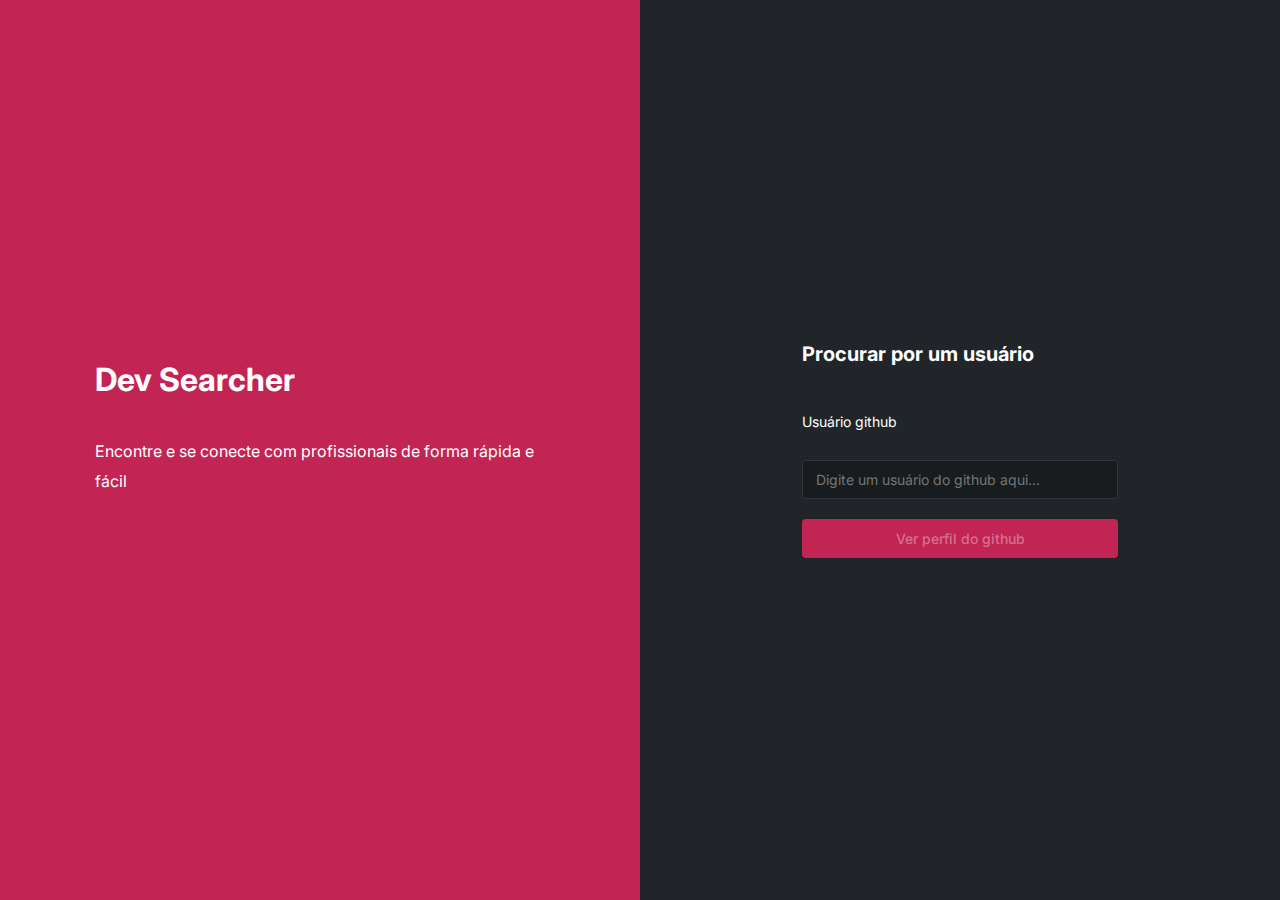
<file: index.html>
<!DOCTYPE html>
<html lang="pt-br">
  <head>
    <meta charset="UTF-8" />
    <meta http-equiv="X-UA-Compatible" content="IE=edge" />
    <meta name="viewport" content="width=device-width, initial-scale=1.0" />
    <!-- STYLES -->
    <link rel="stylesheet" href="styles/backgrounds.css">
    <link rel="stylesheet" href="styles/buttons.css">
    <link rel="stylesheet" href="styles/sizes.css">
    <link rel="stylesheet" href="styles/texts.css">
    <link rel="stylesheet" href="styles/flex.css">
    <link rel="stylesheet" href="styles/globalStyles.css" />
    <link rel="stylesheet" href="pages/home/index.css" />
    <title>Dev Searcher</title>
  </head>
  <body class="d-flex full-screen-height">
    <aside class="align-center bg-brand-1 container d-flex full-height
      justify-center about-wrapper">
      <section class="about d-flex flex-column">
        <h1 class="title-1">Dev Searcher</h1>
        <p class="text-1">
          Encontre e se conecte com profissionais de forma rápida e fácil
        </p>
        <section class="align-center d-flex flex-wrap found-users-info">
          <ul class="d-flex users-img-wrapper">
          </ul>
        </section>
      </section>
    </aside>
    <main class="align-center bg-grey-1 container d-flex full-height
      justify-center">
      <section class="form-wrapper full-width">
        <h2 class="title-3">Procurar por um usuário</h2>
        <form class="d-flex flex-column form full-width">
          <div class="d-flex flex-column input-wrapper">
            <label class="text-2" for="input-search">Usuário github</label>
            <input class="text-2" type="search" id="input-search"
              placeholder="Digite um usuário do github aqui..."
              autocomplete="off">
          </div>
          <button id="search-button" class="button-brand d-flex justify-center"
            disabled>Ver perfil do github</button>
        </form>
      </section>
      <a href="pages/profile/index.html" id="profile-link"></a>
    </main>
    <script src="pages/home/index.js"></script>
    <script type="module" src="scripts/search.js"></script>
  </body>
</html>
</file>
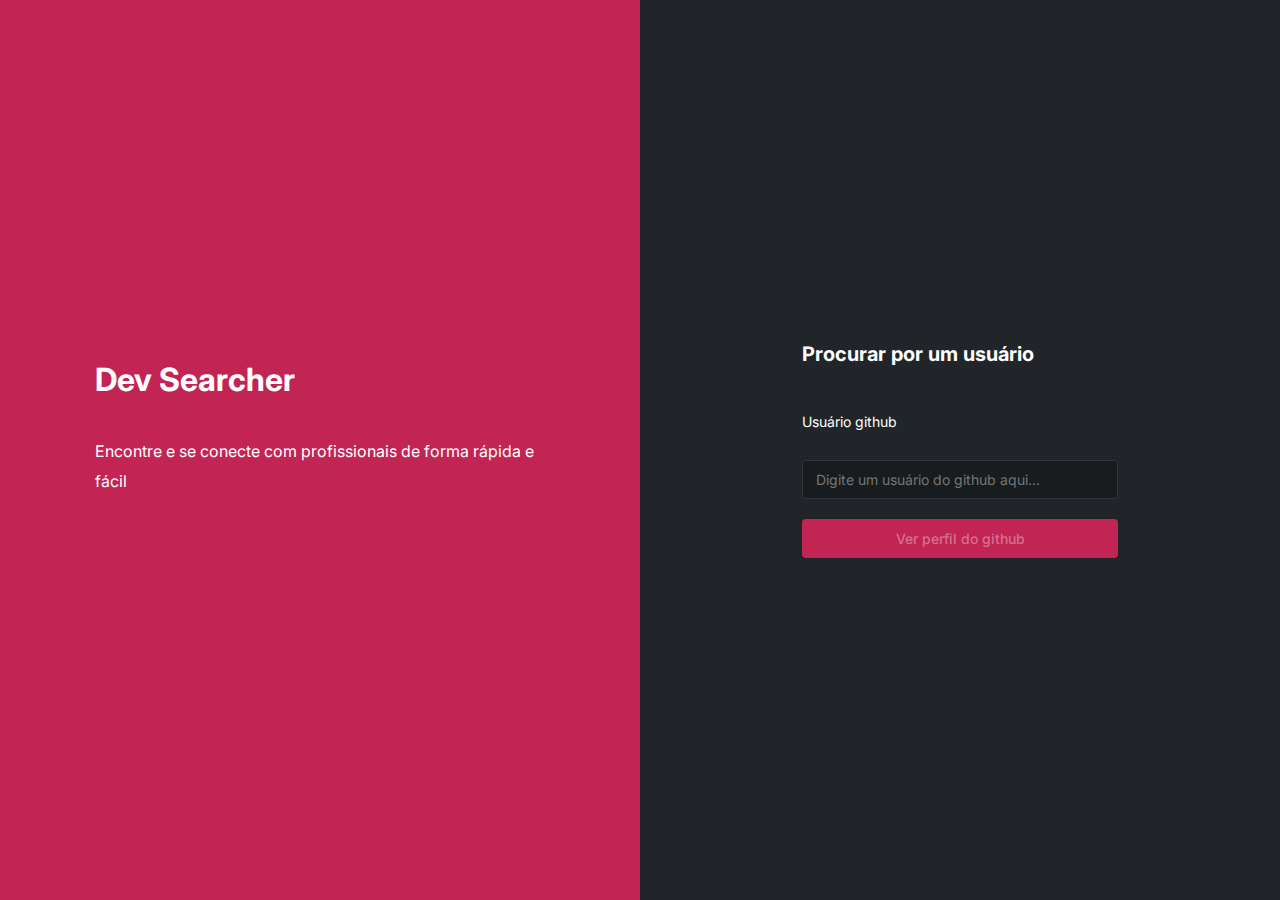
<file: pages/home/index.html>
<!DOCTYPE html>
<html lang="pt-br">
  <head>
    <meta charset="UTF-8" />
    <meta http-equiv="X-UA-Compatible" content="IE=edge" />
    <meta name="viewport" content="width=device-width, initial-scale=1.0" />
    <!-- STYLES -->
    <link rel="stylesheet" href="../../styles/backgrounds.css">
    <link rel="stylesheet" href="../../styles/buttons.css">
    <link rel="stylesheet" href="../../styles/sizes.css">
    <link rel="stylesheet" href="../../styles/texts.css">
    <link rel="stylesheet" href="../../styles/flex.css">
    <link rel="stylesheet" href="/styles/globalStyles.css" />
    <link rel="stylesheet" href="index.css" />
    <title>Dev Searcher</title>
  </head>
  <body class="d-flex full-screen-height">
    <aside class="align-center bg-brand-1 container d-flex full-height
      justify-center about-wrapper">
      <section class="about d-flex flex-column">
        <h1 class="title-1">Dev Searcher</h1>
        <p class="text-1">
          Encontre e se conecte com profissionais de forma rápida e fácil
        </p>
        <section class="align-center d-flex flex-wrap found-users-info">
          <ul class="d-flex users-img-wrapper">
          </ul>
        </section>
      </section>
    </aside>
    <main class="align-center bg-grey-1 container d-flex full-height
      justify-center">
      <section class="form-wrapper full-width">
        <h2 class="title-3">Procurar por um usuário</h2>
        <form class="d-flex flex-column form full-width">
          <div class="d-flex flex-column input-wrapper">
            <label class="text-2" for="input-search">Usuário github</label>
            <input class="text-2" type="search" id="input-search"
              placeholder="Digite um usuário do github aqui..."
              autocomplete="off">
          </div>
          <button id="search-button" class="button-brand d-flex justify-center"
            disabled>Ver perfil do github</button>
        </form>
      </section>
      <a href="../profile/index.html" id="profile-link"></a>
    </main>
    <script src="index.js"></script>
    <script type="module" src="../../scripts/search.js"></script>
  </body>
</html>
</file>
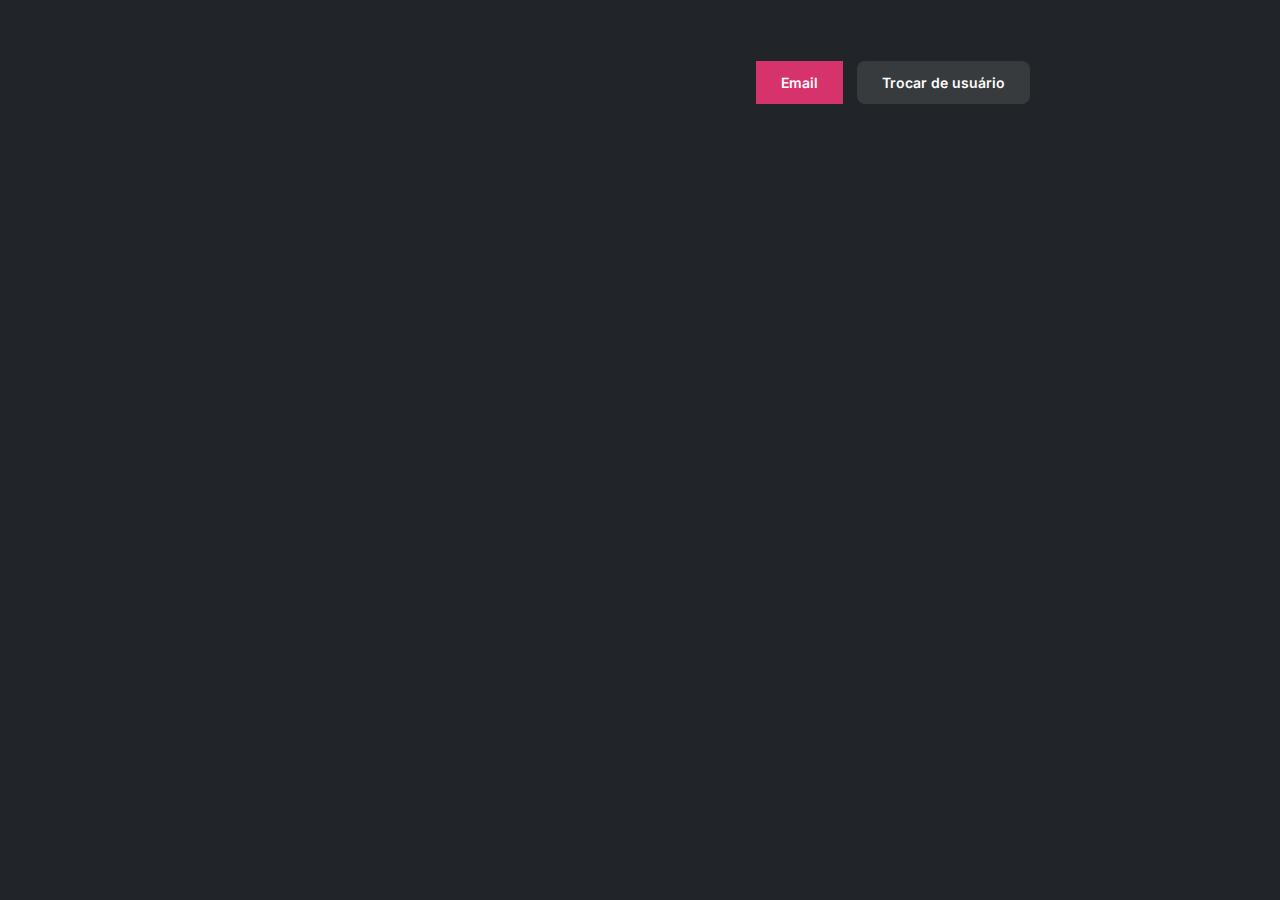
<file: pages/profile/index.html>
<!DOCTYPE html>
<html lang="pt-br">
  <head>
    <meta charset="UTF-8" />
    <meta http-equiv="X-UA-Compatible" content="IE=edge" />
    <meta name="viewport" content="width=device-width, initial-scale=1.0" />
    <title>Nome do usuário Github</title>
    <!-- STYLES -->
    <link rel="stylesheet" href="../../styles/backgrounds.css">
    <link rel="stylesheet" href="../../styles/buttons.css">
    <link rel="stylesheet" href="../../styles/sizes.css">
    <link rel="stylesheet" href="../../styles/texts.css">
    <link rel="stylesheet" href="../../styles/flex.css">
    <link rel="stylesheet" href="../../styles/globalStyles.css" />
    <link rel="stylesheet" href="index.css" />
    <!-- COMPONENTS -->
    <link rel="stylesheet" href="/styles/cards.css" />
  </head>
  <body class="bg-grey-1 d-flex justify-center">
    <div class="align-center container d-flex flex-column full-width justify-center">
      <header class="align-center d-flex full-width header justify-between">
        <article id="profile-wrapper"></article>
        <div class="button-group d-flex">
          <button class="email-button-wrapper button-brand"><a class="fit-height text-2" id="email-button">Email</a></button>
          <a href="../home/index.html" class="button-default fit-height text-2" id="change-button">Trocar de usuário</a>
        </div>
      </header>
      <main class="d-flex flex-wrap full-width cards-container"></main>
    </div>
    <script src="index.js"></script>
  </body>
</html>
</file>
<file: styles/backgrounds.css>
.bg-grey-1 {
    background-color: var(--color-grey-2);
}

.bg-brand-1 {
    background-color: var(--color-alert);
}
</file>
<file: styles/buttons.css>
button {
    border: none;
    font-family: 'Inter', sans-serif;
    font-weight: 500;
    font-size: var(--text-2);
}

button, a {
    color: var(--color-grey-7); 
    cursor: pointer;
    text-align: center;
}

a {
    text-decoration: none;
}

.button-brand {
    background-color: var(--color-brand-1);
}

.button-brand:hover {
    background-color: var(--color-alert);
}

.button-brand:disabled {
    background-color: var(--color-alert);
    color: rgba(255, 255, 255, 0.35);
}

.button-outline {
    border: 1px solid var(--color-grey-7);
}

.button-outline:hover {
    background-color: var(--color-brand-1);
    border-color: transparent;
}

.button-default {
    background-color: var(--color-grey-4);
}

.button-default:hover {
    background-color: var(--color-grey-3);
}
</file>
<file: styles/sizes.css>
.full-width {
    width: 100%;
}

.full-height {
    height: 100%;
}

.full-screen-height {
    height: 100vh;
}

.fit-height {
    height: fit-content;
}

.fit-width {
    width: fit-content;
}
</file>
<file: styles/texts.css>
.title-1 {
    color: var(--color-grey-7);
    font-size: var(--title-1);
}

.title-2 {
    color: var(--color-grey-7);
    font-size: var(--title-2);
}

.title-3 {
    color: var(--color-grey-7);
    font-size: var(--title-3);
}

.text-1 {
    font-size: var(--text-1);
    line-height: 1.875rem;
}

.text-2 {
    font-size: var(--text-2);
    line-height: 1.313rem;
}
</file>
<file: styles/flex.css>
.d-flex {
    display: flex;
}

.align-center {
    align-items: center;
}

.justify-center {
    justify-content: center;
}

.justify-between {
    justify-content: space-between;
}

.flex-column {
    flex-direction: column;
}

.flex-wrap {
    flex-wrap: wrap;
}
</file>
<file: styles/globalStyles.css>
@import url('https://fonts.googleapis.com/css2?family=Inter:wght@400;500;600&display=swap');

* {
  margin: 0;
  padding: 0;
  box-sizing: border-box;
}

body {
  font-family: 'Inter', sans-serif;
}

:root{
    --color-brand-1: #D6336C;
    --color-brand-2: #692B44;
    --color-grey-1:  #191C1F;
    --color-grey-2:  #212529;
    --color-grey-3:  #33363A;
    --color-grey-4:  #373B3E;
    --color-grey-6:  #A6A8A9;
    --color-grey-7:  #FFFFFF;
    --color-alert:   #C22554;

    --title-1: 2rem;
    --title-2: 1.5rem;
    --title-3: 1.25rem;
    --text-1: 1rem;
    --text-2: 0.875rem;
    --text-3: 0.75rem;

    --radius-1: 0.5rem;
    --radius-2: 0.25rem;
    --radius-round: 100%;
}


.tooltip:hover::after {
  background-color: white;
  border-radius: var(--radius-2);
  bottom: -20px;
  color: var(--color-grey-1);
  display: block;
  font-size: var(--text-3);
  font-weight: 500;
  padding: 4px 8px;
  position: absolute;
  width: max-content;
  z-index: 100;
}
</file>
<file: pages/home/index.css>
/* ABOUT */
.container {
    padding: 1rem;
    width: 50vw;
}

.about {
    max-width: 450px;
}

.title-1 {
    margin-bottom: 2.313rem;
}

.text-1 {
    color: var(--color-grey-7);
    margin-bottom: 2.813rem;
}

.found-users-info {
    gap: 1.188rem;
}

.users-img-wrapper {
    column-gap: 0.688rem;
    list-style-type: none;
}

.users-img-wrapper img {
    border-radius: var(--radius-round);
    width: 44px;
}

.users-img-wrapper li {
    position: relative;

}

.users-img-wrapper .tooltip {
    cursor: pointer;
    display: flex;
    justify-content: center;
}

.users-img-wrapper .tooltip::after {
    content: "Acessar este perfil";
}

/* FORM */
.form-wrapper {
    max-width: 316px;
}

.form-wrapper .title-3 {
    margin-bottom: 2.813rem;
}

.form {
    row-gap: 1.25rem;
}

label.text-2 {
    color: var(--color-grey-7);
    margin-bottom: 1rem;
}

input {
    background-color: var(--color-grey-1);
    border: 1px solid var(--color-grey-3);
    border-radius: var(--radius-2);
    color: var(--color-grey-6);
    font-family: 'Inter', sans-serif;
    outline: none;
    padding: 0.5rem 0.813rem;
}

input:focus {
    border-color: var(--color-grey-7);
}

.input-wrapper {
    row-gap: 0.75rem;
}

button {
    padding: 0.7rem;
    border-radius: var(--radius-2);
}

.not-found-message {
    color: var(--color-alert);
}

.spin {
    animation: spin-animation 0.2s infinite;
}

@keyframes spin-animation {
    0% {
        transform: rotate(0deg);
    }

    100% {
        transform: rotate(360deg);
    }
}

@media (max-width: 700px) {
    .about-wrapper {
        display: none;
    }

    .container {
        width: 100%;
    }
}
</file>
<file: pages/profile/index.css>
/* GENERAL */
.container {
    max-width: 820px;
    padding: 3.813rem 1.25rem;
}

.button-group {
    gap: 0.875rem;
}


/* HEADER */
.header {
    margin-bottom: 4.375rem;
    gap: 1rem;
}

.button-group a {
    border-radius: var(--radius-1);
    font-weight: 600;
    padding: 0.7rem 1.563rem;
}

.profile {
    gap: 1.25rem;
    text-align: start;
}

.profile img {
    border: 2px solid var(--color-alert);
    border-radius: var(--radius-round);
    width: 80px;
}

.title-2 {
    margin-bottom: 0.875rem;
}

.text-1 {
    color: var(--color-grey-6);
    max-width: 280px;
    -webkit-line-clamp: 2;  
}

.text-2 {
    -webkit-line-clamp: 3;
}

.text-ellipsis {
    display: block;
    display: -webkit-box;
    overflow: hidden;
    text-overflow: ellipsis;
    -webkit-box-orient: vertical;
}

.card .button-group .text-2 {
    color: var(--color-grey-7);
    margin-bottom: 0;
}


/* MEDIA */
@media (max-width: 830px) {
    .cards-container {
        flex-direction: column;
        width: fit-content;
    }
}

@media (max-width: 730px) {
    .header {
        flex-direction: column;
    }
}

@media (max-width: 350px) {
    .button-group {
        width: 100%;
    }
    .header .button-group {
        flex-direction: column;
    }
}
</file>
<file: styles/cards.css>
.cards-container {
    gap: 0.625rem;
}

.card {
    border: 2px solid var(--color-grey-4);
    border-radius: var(--radius-2);
    max-width: 381px;
    height: 255px;
    padding: 2.563rem 1.688rem;
}

.card:hover {
    background-color: var(--color-grey-1);
    border-color: var(--color-grey-7);
}

.card .title-3 {
    margin-bottom: 1.313rem;
}

.card .text-2 {
    color: var(--color-grey-6);
    margin-bottom: 1.688rem;
}

.card a {
    border-radius: var(--radius-2);
    padding: 0.344rem 0.5rem;
}
</file>
